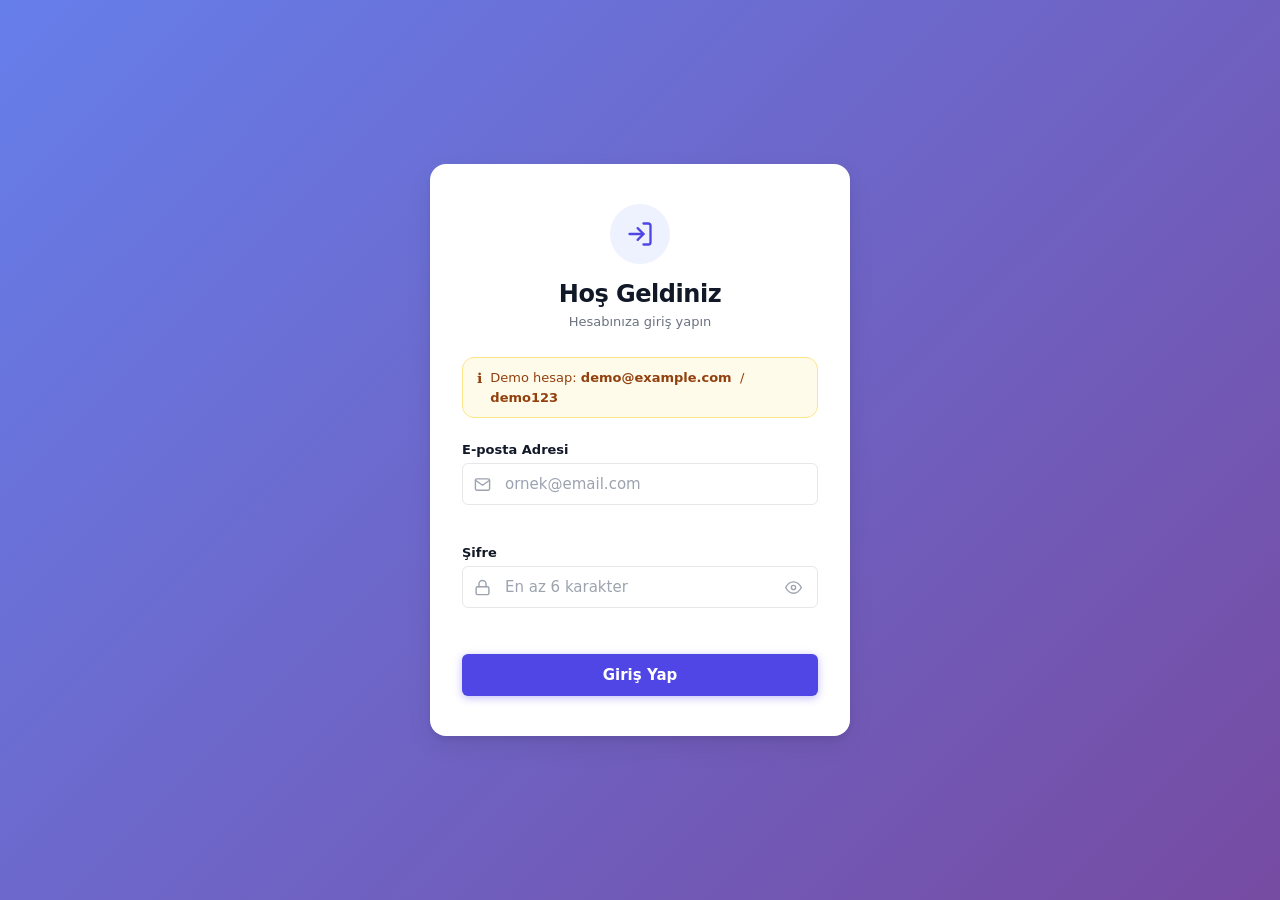
<file: index.html>
<!DOCTYPE html>
<html lang="tr">
  <head>
    <meta charset="UTF-8" />
    <meta name="viewport" content="width=device-width, initial-scale=1.0" />
    <title>Giriş Yap</title>
    <link rel="stylesheet" href="style.css" />
  </head>
  <body>

    <div class="container">
      <div class="card">

        <!-- Logo / Başlık Alanı -->
        <div class="card__header">
          <div class="logo">
            <svg xmlns="http://www.w3.org/2000/svg" viewBox="0 0 24 24" fill="none"
              stroke="currentColor" stroke-width="2" stroke-linecap="round" stroke-linejoin="round">
              <path d="M15 3h4a2 2 0 0 1 2 2v14a2 2 0 0 1-2 2h-4"/>
              <polyline points="10 17 15 12 10 7"/>
              <line x1="15" y1="12" x2="3" y2="12"/>
            </svg>
          </div>
          <h1 class="card__title">Hoş Geldiniz</h1>
          <p class="card__subtitle">Hesabınıza giriş yapın</p>
        </div>

        <!-- Demo Bilgi Kutusu -->
        <div class="demo-info">
          <span class="demo-info__icon">ℹ</span>
          <p>
            Demo hesap: <strong>demo@example.com</strong> &nbsp;/&nbsp; <strong>demo123</strong>
          </p>
        </div>

        <!-- Giriş Formu -->
        <form id="loginForm" class="form" novalidate>

          <!-- E-posta Alanı -->
          <div class="form__group" id="emailGroup">
            <label class="form__label" for="email">E-posta Adresi</label>
            <div class="input__wrapper">
              <svg class="input__icon" xmlns="http://www.w3.org/2000/svg" viewBox="0 0 24 24"
                fill="none" stroke="currentColor" stroke-width="2" stroke-linecap="round"
                stroke-linejoin="round">
                <path d="M4 4h16c1.1 0 2 .9 2 2v12c0 1.1-.9 2-2 2H4c-1.1 0-2-.9-2-2V6c0-1.1.9-2 2-2z"/>
                <polyline points="22,6 12,13 2,6"/>
              </svg>
              <input
                type="email"
                id="email"
                class="form__input"
                placeholder="ornek@email.com"
                autocomplete="email"
              />
            </div>
            <span class="form__error" id="emailError"></span>
          </div>

          <!-- Şifre Alanı -->
          <div class="form__group" id="passwordGroup">
            <label class="form__label" for="password">Şifre</label>
            <div class="input__wrapper">
              <svg class="input__icon" xmlns="http://www.w3.org/2000/svg" viewBox="0 0 24 24"
                fill="none" stroke="currentColor" stroke-width="2" stroke-linecap="round"
                stroke-linejoin="round">
                <rect x="3" y="11" width="18" height="11" rx="2" ry="2"/>
                <path d="M7 11V7a5 5 0 0 1 10 0v4"/>
              </svg>
              <input
                type="password"
                id="password"
                class="form__input"
                placeholder="En az 6 karakter"
                autocomplete="current-password"
              />
              <!-- Şifreyi Göster/Gizle Butonu -->
              <button type="button" class="toggle-password" id="togglePassword" aria-label="Şifreyi göster/gizle">
                <svg id="eyeIcon" xmlns="http://www.w3.org/2000/svg" viewBox="0 0 24 24"
                  fill="none" stroke="currentColor" stroke-width="2" stroke-linecap="round"
                  stroke-linejoin="round">
                  <path d="M1 12s4-8 11-8 11 8 11 8-4 8-11 8-11-8-11-8z"/>
                  <circle cx="12" cy="12" r="3"/>
                </svg>
              </button>
            </div>
            <span class="form__error" id="passwordError"></span>
          </div>

          <!-- Giriş Butonu -->
          <button type="submit" class="btn btn--primary" id="submitBtn">
            <span class="btn__text">Giriş Yap</span>
            <span class="btn__spinner" id="btnSpinner"></span>
          </button>

        </form>

        <!-- Genel Hata Mesajı -->
        <div class="alert alert--error" id="generalError" role="alert" aria-live="polite">
          <svg xmlns="http://www.w3.org/2000/svg" viewBox="0 0 24 24" fill="none"
            stroke="currentColor" stroke-width="2" stroke-linecap="round" stroke-linejoin="round">
            <circle cx="12" cy="12" r="10"/>
            <line x1="12" y1="8" x2="12" y2="12"/>
            <line x1="12" y1="16" x2="12.01" y2="16"/>
          </svg>
          <span id="generalErrorText"></span>
        </div>

        <!-- Başarı Mesajı -->
        <div class="alert alert--success" id="successMessage" role="alert" aria-live="polite">
          <svg xmlns="http://www.w3.org/2000/svg" viewBox="0 0 24 24" fill="none"
            stroke="currentColor" stroke-width="2" stroke-linecap="round" stroke-linejoin="round">
            <path d="M22 11.08V12a10 10 0 1 1-5.93-9.14"/>
            <polyline points="22 4 12 14.01 9 11.01"/>
          </svg>
          <span>Giriş başarılı! Dashboard'a yönlendiriliyorsunuz...</span>
        </div>

      </div>
    </div>

    <script src="script.js"></script>
  </body>
</html>
</file>
<file: style.css>
/* =============================================
   GLOBAL RESET & TEMEL AYARLAR
   ============================================= */

*, *::before, *::after {
  box-sizing: border-box;
  margin: 0;
  padding: 0;
}

:root {
  /* Renk Paleti */
  --color-primary:       #4f46e5;
  --color-primary-hover: #4338ca;
  --color-primary-light: #eef2ff;

  --color-success:       #16a34a;
  --color-success-bg:    #f0fdf4;
  --color-success-border:#bbf7d0;

  --color-error:         #dc2626;
  --color-error-bg:      #fef2f2;
  --color-error-border:  #fecaca;

  --color-text-primary:  #111827;
  --color-text-secondary:#6b7280;
  --color-text-placeholder:#9ca3af;

  --color-border:        #e5e7eb;
  --color-border-focus:  #4f46e5;
  --color-bg:            #f3f4f6;
  --color-card:          #ffffff;

  --color-demo-bg:       #fffbeb;
  --color-demo-border:   #fde68a;
  --color-demo-text:     #92400e;

  /* Tipografi */
  --font-family: 'Segoe UI', system-ui, -apple-system, sans-serif;
  --font-size-sm:  0.813rem;
  --font-size-base:0.938rem;
  --font-size-lg:  1.125rem;
  --font-size-xl:  1.5rem;

  /* Boşluk & Boyut */
  --radius-sm:  0.375rem;
  --radius-md:  0.75rem;
  --radius-lg:  1rem;
  --shadow-card:0 4px 6px -1px rgba(0,0,0,.07), 0 10px 30px -5px rgba(0,0,0,.1);

  /* Geçiş */
  --transition: 0.2s ease;
}

/* =============================================
   BODY & LAYOUT
   ============================================= */

body {
  font-family: var(--font-family);
  background: linear-gradient(135deg, #667eea 0%, #764ba2 100%);
  min-height: 100vh;
  display: flex;
  align-items: center;
  justify-content: center;
  padding: 1.5rem;
  color: var(--color-text-primary);
}

/* Ortalayıcı sarmalayıcı */
.container {
  width: 100%;
  max-width: 420px;
}

/* =============================================
   CARD
   ============================================= */

.card {
  background: var(--color-card);
  border-radius: var(--radius-lg);
  box-shadow: var(--shadow-card);
  padding: 2.5rem 2rem;
  animation: fadeInUp 0.45s ease both;
}

/* Kart giriş animasyonu */
@keyframes fadeInUp {
  from {
    opacity: 0;
    transform: translateY(24px);
  }
  to {
    opacity: 1;
    transform: translateY(0);
  }
}

/* =============================================
   CARD HEADER
   ============================================= */

.card__header {
  text-align: center;
  margin-bottom: 1.75rem;
}

/* Logo ikonu */
.logo {
  display: inline-flex;
  align-items: center;
  justify-content: center;
  width: 60px;
  height: 60px;
  background: var(--color-primary-light);
  border-radius: 50%;
  margin-bottom: 1rem;
  color: var(--color-primary);
}

.logo svg {
  width: 28px;
  height: 28px;
}

.card__title {
  font-size: var(--font-size-xl);
  font-weight: 700;
  color: var(--color-text-primary);
  letter-spacing: -0.02em;
}

.card__subtitle {
  margin-top: 0.375rem;
  font-size: var(--font-size-sm);
  color: var(--color-text-secondary);
}

/* =============================================
   DEMO BİLGİ KUTUSU
   ============================================= */

.demo-info {
  display: flex;
  align-items: flex-start;
  gap: 0.5rem;
  background: var(--color-demo-bg);
  border: 1px solid var(--color-demo-border);
  border-radius: var(--radius-md);
  padding: 0.625rem 0.875rem;
  margin-bottom: 1.5rem;
  font-size: var(--font-size-sm);
  color: var(--color-demo-text);
  line-height: 1.5;
}

.demo-info__icon {
  flex-shrink: 0;
  font-weight: 700;
  font-size: 0.875rem;
}

/* =============================================
   FORM
   ============================================= */

.form {
  display: flex;
  flex-direction: column;
  gap: 1.125rem;
}

/* Form grubu — label + input + hata */
.form__group {
  display: flex;
  flex-direction: column;
  gap: 0.375rem;
}

.form__label {
  font-size: var(--font-size-sm);
  font-weight: 600;
  color: var(--color-text-primary);
}

/* Input sarmalayıcı (ikon + input + toggle) */
.input__wrapper {
  position: relative;
  display: flex;
  align-items: center;
}

/* Sol ikon */
.input__icon {
  position: absolute;
  left: 0.75rem;
  width: 17px;
  height: 17px;
  color: var(--color-text-placeholder);
  pointer-events: none;
  flex-shrink: 0;
}

.form__input {
  width: 100%;
  padding: 0.6875rem 2.75rem 0.6875rem 2.625rem;
  font-size: var(--font-size-base);
  font-family: inherit;
  border: 1.5px solid var(--color-border);
  border-radius: var(--radius-sm);
  background: #fff;
  color: var(--color-text-primary);
  outline: none;
  transition: border-color var(--transition), box-shadow var(--transition);
}

.form__input::placeholder {
  color: var(--color-text-placeholder);
}

.form__input:focus {
  border-color: var(--color-border-focus);
  box-shadow: 0 0 0 3px rgba(79, 70, 229, 0.15);
}

/* Hata durumu */
.form__group.has-error .form__input {
  border-color: var(--color-error);
  box-shadow: 0 0 0 3px rgba(220, 38, 38, 0.12);
}

/* Hata mesajı metni */
.form__error {
  font-size: var(--font-size-sm);
  color: var(--color-error);
  min-height: 1.2em;
  display: block;
  animation: slideIn 0.18s ease;
}

@keyframes slideIn {
  from { opacity: 0; transform: translateY(-4px); }
  to   { opacity: 1; transform: translateY(0); }
}

/* =============================================
   ŞİFRE GÖSTER/GİZLE BUTONU
   ============================================= */

.toggle-password {
  position: absolute;
  right: 0.75rem;
  background: none;
  border: none;
  cursor: pointer;
  color: var(--color-text-placeholder);
  padding: 0.25rem;
  display: flex;
  align-items: center;
  border-radius: var(--radius-sm);
  transition: color var(--transition);
}

.toggle-password:hover {
  color: var(--color-primary);
}

.toggle-password svg {
  width: 17px;
  height: 17px;
}

/* =============================================
   BUTON
   ============================================= */

.btn {
  display: flex;
  align-items: center;
  justify-content: center;
  gap: 0.5rem;
  width: 100%;
  padding: 0.75rem 1.5rem;
  font-family: inherit;
  font-size: var(--font-size-base);
  font-weight: 600;
  border: none;
  border-radius: var(--radius-sm);
  cursor: pointer;
  transition: background-color var(--transition), transform var(--transition), box-shadow var(--transition);
  margin-top: 0.375rem;
}

.btn--primary {
  background: var(--color-primary);
  color: #fff;
  box-shadow: 0 2px 8px rgba(79, 70, 229, 0.35);
}

.btn--primary:hover:not(:disabled) {
  background: var(--color-primary-hover);
  transform: translateY(-1px);
  box-shadow: 0 4px 14px rgba(79, 70, 229, 0.45);
}

.btn--primary:active:not(:disabled) {
  transform: translateY(0);
}

.btn:disabled {
  opacity: 0.65;
  cursor: not-allowed;
}

/* Yükleme spinner'ı */
.btn__spinner {
  display: none;
  width: 17px;
  height: 17px;
  border: 2px solid rgba(255,255,255,0.4);
  border-top-color: #fff;
  border-radius: 50%;
  animation: spin 0.65s linear infinite;
}

.btn.loading .btn__spinner {
  display: block;
}

@keyframes spin {
  to { transform: rotate(360deg); }
}

/* =============================================
   ALERT MESAJLARI
   ============================================= */

.alert {
  display: none; /* JS ile gösterilir */
  align-items: flex-start;
  gap: 0.625rem;
  border-radius: var(--radius-md);
  padding: 0.75rem 1rem;
  margin-top: 1.125rem;
  font-size: var(--font-size-sm);
  font-weight: 500;
  animation: slideIn 0.2s ease;
}

.alert.is-visible {
  display: flex;
}

.alert svg {
  width: 18px;
  height: 18px;
  flex-shrink: 0;
  margin-top: 0.05rem;
}

/* Hata alert */
.alert--error {
  background: var(--color-error-bg);
  border: 1px solid var(--color-error-border);
  color: var(--color-error);
}

/* Başarı alert */
.alert--success {
  background: var(--color-success-bg);
  border: 1px solid var(--color-success-border);
  color: var(--color-success);
}

/* =============================================
   RESPONSIVE — MOBİL UYUM
   ============================================= */

@media (max-width: 480px) {
  body {
    padding: 1rem;
    align-items: flex-start;
    padding-top: 2rem;
  }

  .card {
    padding: 2rem 1.375rem;
  }

  .card__title {
    font-size: 1.25rem;
  }
}
</file>
<file: dashboard.css>
/* ─── BODY OVERRIDE ──────────────────────────────────────────
   Login sayfasından farklı olarak dashboard'da gradient yok;
   açık gri bir arka plan kullanıyoruz.
   ─────────────────────────────────────────────────────────── */
.dashboard-body {
  background: #f0f2f5;
  display: block;
  padding: 0;
  min-height: 100vh;
}

/* ─── TOPBAR (Üst Menü) ───────────────────────────────────── */
.topbar {
  display: flex;
  align-items: center;
  justify-content: space-between;
  gap: 1rem;
  background: linear-gradient(135deg, #667eea 0%, #764ba2 100%);
  color: #fff;
  padding: 0 1.5rem;
  height: 58px;
  box-shadow: 0 2px 8px rgba(0, 0, 0, 0.15);
  position: sticky;
  top: 0;
  z-index: 100;
}

/* Sol: Logo + İsim */
.topbar__brand {
  display: flex;
  align-items: center;
  gap: 0.5rem;
  font-size: 1.05rem;
  font-weight: 700;
  letter-spacing: -0.01em;
}

.topbar__brand svg {
  width: 20px;
  height: 20px;
  opacity: 0.9;
}

/* Sağ: Kullanıcı selamı + logout */
.topbar__user {
  display: flex;
  align-items: center;
  gap: 1rem;
}

.topbar__greeting {
  font-size: 0.85rem;
  opacity: 0.92;
}

/* Mobilde uzun e-posta taşmasın */
.topbar__greeting strong {
  max-width: 160px;
  display: inline-block;
  overflow: hidden;
  text-overflow: ellipsis;
  white-space: nowrap;
  vertical-align: bottom;
}

/* Logout butonu */
.btn-logout {
  display: flex;
  align-items: center;
  gap: 0.35rem;
  background: rgba(255, 255, 255, 0.18);
  border: 1px solid rgba(255, 255, 255, 0.35);
  color: #fff;
  border-radius: 6px;
  padding: 0.35rem 0.75rem;
  font-size: 0.82rem;
  font-weight: 600;
  font-family: inherit;
  cursor: pointer;
  transition: background 0.2s, transform 0.15s;
}

.btn-logout svg {
  width: 15px;
  height: 15px;
}

.btn-logout:hover {
  background: rgba(255, 255, 255, 0.3);
  transform: translateY(-1px);
}

/*  MAIN LAYOUT ─────────────────────────────────────────── */
.main {
  display: grid;
  grid-template-columns: 1fr 1fr;
  gap: 1.5rem;
  max-width: 1100px;
  margin: 0 auto;
  padding: 1.75rem 1.5rem;
}

/*  PANEL (Her iki bölüm için ortak kart) ───────────────── */
.panel {
  background: #fff;
  border-radius: 12px;
  box-shadow: 0 1px 4px rgba(0,0,0,0.06), 0 4px 16px rgba(0,0,0,0.05);
  padding: 1.5rem;
  display: flex;
  flex-direction: column;
  gap: 1rem;
}

.panel__header {
  display: flex;
  align-items: center;
  justify-content: space-between;
  gap: 0.5rem;
  padding-bottom: 0.75rem;
  border-bottom: 1.5px solid #f0f0f0;
}

.panel__title {
  display: flex;
  align-items: center;
  gap: 0.5rem;
  font-size: 1rem;
  font-weight: 700;
  color: var(--color-text-primary);
}

.panel__title svg {
  width: 18px;
  height: 18px;
  color: var(--color-primary);
}

/* Küçük sayaç etiketi */
.panel__badge {
  font-size: 0.75rem;
  font-weight: 600;
  background: var(--color-primary-light);
  color: var(--color-primary);
  padding: 0.2rem 0.6rem;
  border-radius: 999px;
  white-space: nowrap;
}

/* ─── ORTAK GİRİŞ ELEMANLARI ──────────────────────────────── */

/* Yan yana input + buton satırı */
.input-row {
  display: flex;
  gap: 0.5rem;
}

/* Tek satır metin girişi */
.text-input {
  flex: 1;
  padding: 0.6rem 0.875rem;
  font-size: 0.9rem;
  font-family: inherit;
  border: 1.5px solid var(--color-border);
  border-radius: 6px;
  outline: none;
  color: var(--color-text-primary);
  background: #fafafa;
  transition: border-color 0.2s, box-shadow 0.2s;
}

.text-input:focus {
  border-color: var(--color-border-focus);
  box-shadow: 0 0 0 3px rgba(79, 70, 229, 0.12);
  background: #fff;
}

/* Ekle butonu */
.btn-add {
  display: flex;
  align-items: center;
  gap: 0.3rem;
  padding: 0.6rem 1rem;
  background: var(--color-primary);
  color: #fff;
  border: none;
  border-radius: 6px;
  font-size: 0.875rem;
  font-weight: 600;
  font-family: inherit;
  cursor: pointer;
  transition: background 0.2s, transform 0.15s;
  white-space: nowrap;
}

.btn-add svg {
  width: 16px;
  height: 16px;
}

.btn-add:hover {
  background: var(--color-primary-hover);
  transform: translateY(-1px);
}

/* ─── BOŞ DURUM ───────────────────────────────────────────── */
.empty-state {
  display: flex;
  flex-direction: column;
  align-items: center;
  gap: 0.5rem;
  padding: 2rem 1rem;
  color: var(--color-text-placeholder);
  text-align: center;
  font-size: 0.875rem;
}

.empty-state svg {
  width: 36px;
  height: 36px;
  opacity: 0.4;
}

.empty-state.hidden {
  display: none;
}

/* ─── TO-DO LİSTESİ ───────────────────────────────────────── */
.todo-list {
  list-style: none;
  display: flex;
  flex-direction: column;
  gap: 0.5rem;
  /* Uzun listelerde kaydırma */
  max-height: 420px;
  overflow-y: auto;
  padding-right: 2px; /* Scrollbar boşluğu */
}

/* Tek görev satırı */
.todo-item {
  display: flex;
  align-items: center;
  gap: 0.625rem;
  padding: 0.6rem 0.75rem;
  background: #f9fafb;
  border: 1.5px solid #f0f0f0;
  border-radius: 8px;
  transition: border-color 0.2s, background 0.2s;
  animation: fadeIn 0.2s ease;
}

.todo-item:hover {
  border-color: #e0e0e0;
  background: #f4f5f7;
}

/* Tamamlandı durumu */
.todo-item.completed {
  background: #f0fdf4;
  border-color: #bbf7d0;
}

.todo-item.completed .todo-text {
  text-decoration: line-through;
  color: var(--color-text-placeholder);
}

/* Checkbox */
.todo-checkbox {
  width: 18px;
  height: 18px;
  accent-color: var(--color-primary);
  cursor: pointer;
  flex-shrink: 0;
}

.todo-text {
  flex: 1;
  font-size: 0.9rem;
  color: var(--color-text-primary);
  word-break: break-word;
}

/* Sil butonu */
.btn-delete {
  background: none;
  border: none;
  cursor: pointer;
  color: #d1d5db;
  padding: 0.2rem;
  border-radius: 4px;
  display: flex;
  align-items: center;
  transition: color 0.2s, background 0.2s;
  flex-shrink: 0;
}

.btn-delete svg {
  width: 15px;
  height: 15px;
}

.btn-delete:hover {
  color: var(--color-error);
  background: var(--color-error-bg);
}

/* ─── NOT ALMA ────────────────────────────────────────────── */

/* Not ekleme formu */
.note-form {
  display: flex;
  flex-direction: column;
  gap: 0.5rem;
}

.text-area {
  padding: 0.6rem 0.875rem;
  font-size: 0.9rem;
  font-family: inherit;
  border: 1.5px solid var(--color-border);
  border-radius: 6px;
  outline: none;
  color: var(--color-text-primary);
  background: #fafafa;
  resize: vertical;
  min-height: 80px;
  transition: border-color 0.2s, box-shadow 0.2s;
}

.text-area:focus {
  border-color: var(--color-border-focus);
  box-shadow: 0 0 0 3px rgba(79, 70, 229, 0.12);
  background: #fff;
}

/* Not kartları ızgarası */
.notes-grid {
  display: flex;
  flex-direction: column;
  gap: 0.625rem;
  max-height: 420px;
  overflow-y: auto;
  padding-right: 2px;
}

/* Tek not kartı */
.note-card {
  background: #fffbeb;
  border: 1.5px solid #fde68a;
  border-radius: 8px;
  padding: 0.75rem 0.875rem;
  animation: fadeIn 0.2s ease;
}

.note-card__header {
  display: flex;
  align-items: flex-start;
  justify-content: space-between;
  gap: 0.5rem;
  margin-bottom: 0.375rem;
}

.note-card__title {
  font-size: 0.875rem;
  font-weight: 700;
  color: #92400e;
}

.note-card__content {
  font-size: 0.875rem;
  color: #78350f;
  line-height: 1.55;
  white-space: pre-wrap;
  word-break: break-word;
}

.note-card__date {
  margin-top: 0.5rem;
  font-size: 0.72rem;
  color: #a16207;
  opacity: 0.75;
}

/* ─── ANIMASYON ───────────────────────────────────────────── */
@keyframes fadeIn {
  from { opacity: 0; transform: translateY(6px); }
  to   { opacity: 1; transform: translateY(0); }
}

/* ─── SCROLLBAR STİLİ (Webkit) ────────────────────────────── */
.todo-list::-webkit-scrollbar,
.notes-grid::-webkit-scrollbar {
  width: 4px;
}

.todo-list::-webkit-scrollbar-track,
.notes-grid::-webkit-scrollbar-track {
  background: transparent;
}

.todo-list::-webkit-scrollbar-thumb,
.notes-grid::-webkit-scrollbar-thumb {
  background: #d1d5db;
  border-radius: 99px;
}

/* ─── RESPONSİVE ──────────────────────────────────────────── */
@media (max-width: 720px) {
  .main {
    grid-template-columns: 1fr;
    padding: 1rem;
  }

  .topbar__greeting {
    display: none; /* Küçük ekranlarda yer aç */
  }

  .panel {
    padding: 1.125rem;
  }
}

@media (max-width: 400px) {
  .topbar {
    padding: 0 1rem;
  }

  .btn-logout span {
    display: none; /* Çok küçük ekranda sadece ikon */
  }
}
</file>
